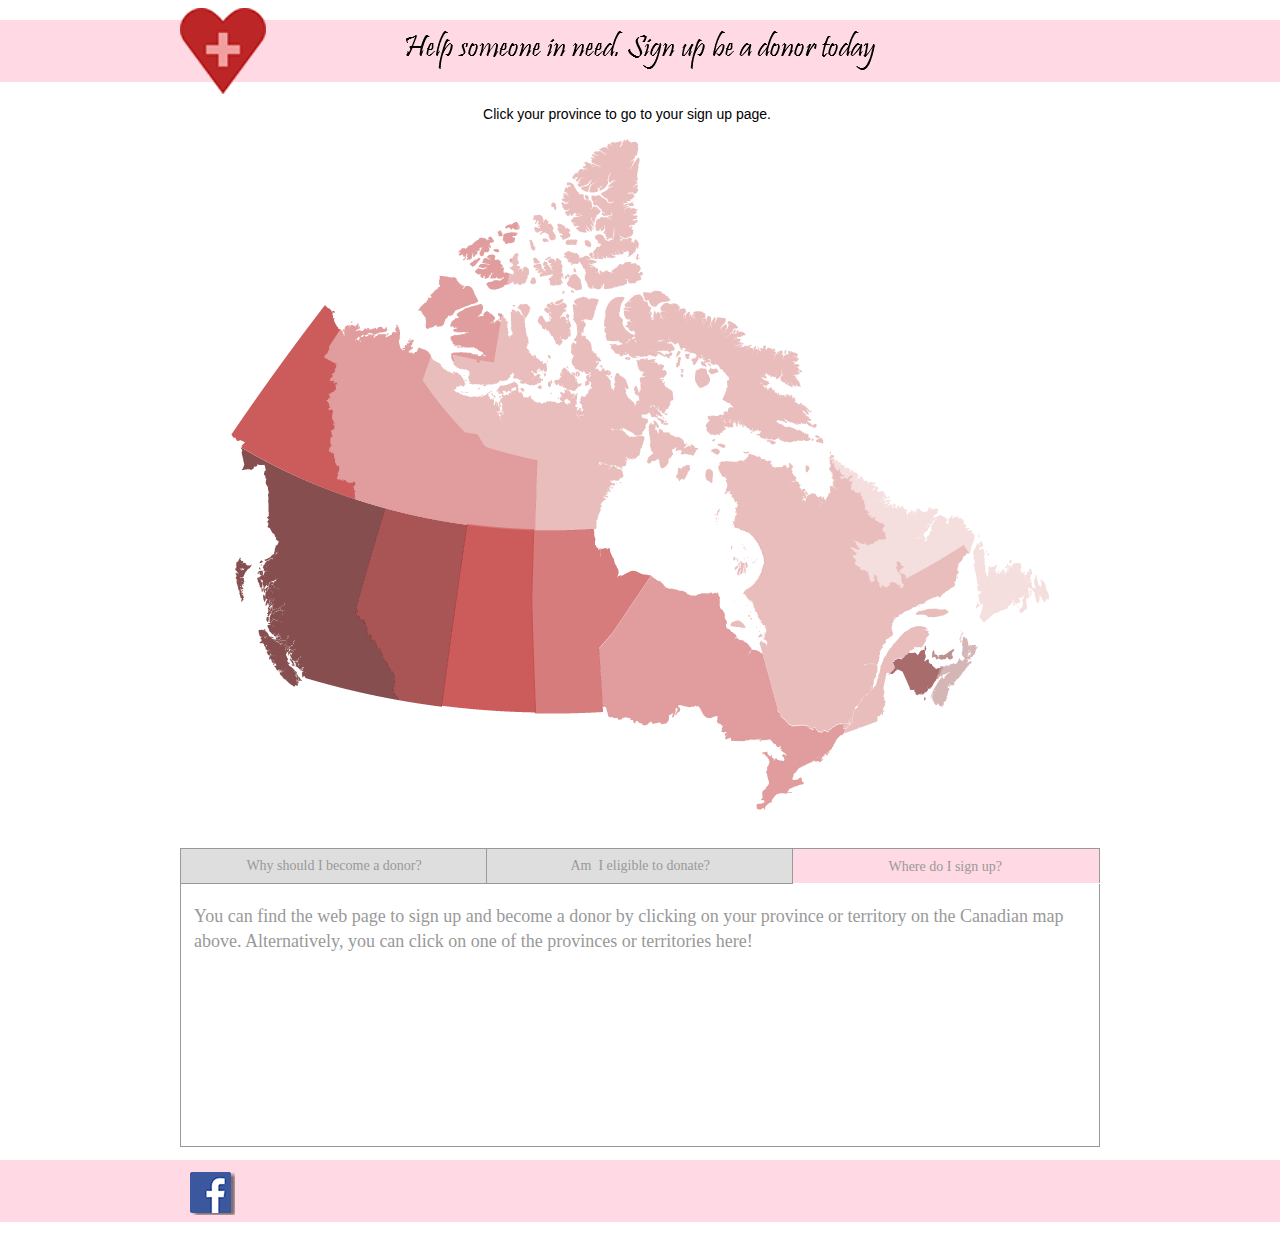
<file: index.html>
<!DOCTYPE html>
<html class="nojs html css_verticalspacer" lang="en-US">
 <head>

  <meta http-equiv="Content-type" content="text/html;charset=UTF-8"/>
  <meta name="generator" content="2017.0.2.363"/>
  <meta name="viewport" content="width=device-width, initial-scale=1.0"/>
  
  <script type="text/javascript">
   // Update the 'nojs'/'js' class on the html node
document.documentElement.className = document.documentElement.className.replace(/\bnojs\b/g, 'js');

// Check that all required assets are uploaded and up-to-date
if(typeof Muse == "undefined") window.Muse = {}; window.Muse.assets = {"required":["museutils.js", "museconfig.js", "jquery.watch.js", "webpro.js", "musewpdisclosure.js", "require.js", "index.css"], "outOfDate":[]};
</script>
  
  <title>Home</title>
  <!-- CSS -->
  <link rel="stylesheet" type="text/css" href="css/site_global.css?crc=443350757"/>
  <link rel="stylesheet" type="text/css" href="css/master_a-master.css?crc=466083938"/>
  <link rel="stylesheet" type="text/css" href="css/index.css?crc=4280538363" id="pagesheet"/>
   </head>
 <body>

  <div class="clearfix borderbox" id="page"><!-- column -->
   <div class="browser_width colelem" id="u171-bw">
    <div id="u171"><!-- group -->
     <div class="clearfix" id="u171_align_to_page">
      <div class="clip_frame grpelem" id="u334"><!-- image -->
       <img class="block" id="u334_img" src="images/organlogoweb.png?crc=3974087199" alt="" data-image-width="86" data-image-height="86"/>
      </div>
      <img class="grpelem" id="u172-4" alt="Help someone in need. Sign up be a donor today" src="images/u172-4.png?crc=461397468" data-image-width="484"/><!-- rasterized frame -->
     </div>
    </div>
   </div>
   <div class="clearfix colelem" id="u581-4"><!-- content -->
    <p>Click your province to go to your sign up page.</p>
   </div>
   <div class="clearfix colelem" id="pu1032"><!-- group -->
    <a class="nonblock nontext transition clip_frame grpelem" id="u1032" href="http://www.gov.nu.ca/health"><!-- image --><img class="block" id="u1032_img" src="images/nunavut.png?crc=50797148" alt="" data-image-width="413" data-image-height="502"/></a>
    <a class="nonblock nontext transition clip_frame grpelem" id="u894" href="https://beadonor.ca/"><!-- image --><img class="block" id="u894_img" src="images/ontario.png?crc=136618494" alt="" data-image-width="248" data-image-height="234"/></a>
    <a class="nonblock nontext transition clip_frame grpelem" id="u908" href="http://www.transplantquebec.ca/en/organ-donation"><!-- image --><img class="block" id="u908_img" src="images/quebec.png?crc=475794300" alt="" data-image-width="252" data-image-height="281"/></a>
    <a class="nonblock nontext transition clip_frame grpelem" id="u915" href="https://www.saskatchewan.ca/residents/health/accessing-health-care-services/organ-and-tissue-transplants-and-donations"><!-- image --><img class="block" id="u915_img" src="images/saskatchewan.png?crc=3998094285" alt="" data-image-width="96" data-image-height="190"/></a>
    <a class="nonblock nontext transition clip_frame grpelem" id="u922" href="http://www.hss.gov.yk.ca/organdonation.php"><!-- image --><img class="block" id="u922_img" src="images/yukon.png?crc=178226081" alt="" data-image-width="125" data-image-height="195"/></a>
    <a class="nonblock nontext transition clip_frame grpelem" id="u929" href="http://www.albertahealthservices.ca/info/service.aspx?id=2044"><!-- image --><img class="block" id="u929_img" src="images/alberta.png?crc=4061503989" alt="" data-image-width="113" data-image-height="199"/></a>
    <a class="nonblock nontext transition clip_frame grpelem" id="u936" href="http://www.transplant.bc.ca/"><!-- image --><img class="block" id="u936_img" src="images/bc.png?crc=299712453" alt="" data-image-width="164" data-image-height="253"/></a>
    <a class="nonblock nontext transition clip_frame grpelem" id="u950" href="http://www.transplantmanitoba.ca/"><!-- image --><img class="block" id="u950_img" src="images/manitoba.png?crc=4229114322" alt="" data-image-width="120" data-image-height="186"/></a>
    <a class="nonblock nontext transition clip_frame grpelem" id="u957" href="http://www2.gnb.ca/content/gnb/en/departments/health/Hospital-Services/content/organ_donation.html"><!-- image --><img class="block" id="u957_img" src="images/new%20brunswick.png?crc=4070031608" alt="" data-image-width="54" data-image-height="56"/></a>
    <a class="nonblock nontext transition clip_frame grpelem" id="u964" href="http://www.easternhealth.ca/Give.aspx?d=1&amp;id=323&amp;p=53"><!-- image --><img class="block" id="u964_img" src="images/newfoundland%20and%20labrador.png?crc=418159591" alt="" data-image-width="219" data-image-height="167"/></a>
    <a class="nonblock nontext transition clip_frame grpelem" id="u1042" href="http://www.hss.gov.nt.ca/sites/www.hss.gov.nt.ca/files/talk-organ-donation.pdf"><!-- image --><img class="block" id="u1042_img" src="images/northwest%20territories.png?crc=530973919" alt="" data-image-width="214" data-image-height="309"/></a>
    <a class="nonblock nontext transition clip_frame grpelem" id="u880" href="http://www.legacyoflife.ns.ca/"><!-- image --><img class="block" id="u880_img" src="images/nova%20scotia.png?crc=58209973" alt="" data-image-width="48" data-image-height="76"/></a>
    <a class="nonblock nontext transition clip_frame grpelem" id="u901" href="https://www.princeedwardisland.ca/en/information/health-pei/organ-and-tissue-donation"><!-- image --><img class="block" id="u901_img" src="images/pei.png?crc=38096501" alt="" data-image-width="23" data-image-height="11"/></a>
   </div>
   <div class="TabbedPanelsWidget clearfix colelem" id="tab-panelu1072"><!-- vertical box -->
    <div class="TabbedPanelsTabGroup borderbox clearfix colelem" id="u1073"><!-- horizontal box -->
     <div class="TabbedPanelsTab borderbox clearfix grpelem" id="u1082"><!-- horizontal box -->
      <div class="NoWrap borderbox clearfix grpelem" id="u1083-4"><!-- content -->
       <p>Why should I become a donor?</p>
      </div>
     </div>
     <div class="TabbedPanelsTab borderbox clearfix grpelem" id="u1074"><!-- horizontal box -->
      <div class="NoWrap borderbox clearfix grpelem" id="u1077-4"><!-- content -->
       <p>Am&nbsp; I eligible to donate?</p>
      </div>
     </div>
     <div class="TabbedPanelsTab borderbox clearfix grpelem" id="u1078"><!-- horizontal box -->
      <div class="NoWrap borderbox clearfix grpelem" id="u1080-4"><!-- content -->
       <p>Where do I sign up?</p>
      </div>
     </div>
    </div>
    <div class="TabbedPanelsContentGroup borderbox clearfix colelem" id="u1086"><!-- stack box -->
     <div class="TabbedPanelsContent invi borderbox clearfix grpelem" id="u1095"><!-- group -->
      <div class="clearfix grpelem" id="u1165-4"><!-- content -->
       <p>By becoming a donor, you have the potential to save up to eight lives! Many people, not just those in Canada, are waiting on some type of organ transplant. Some have been waiting a couple of weeks or even months. About 22 people die everyday waiting on an organ transplant in the US.</p>
      </div>
     </div>
     <div class="TabbedPanelsContent invi borderbox clearfix grpelem" id="u1091"><!-- group -->
      <div class="clearfix grpelem" id="u1092-7"><!-- content -->
       <p>Anyone can be considered as a potential donor. Age is not as important than the health of your organs and tissues. It is also possible to donate organs while you're still alive. In special cases, living donors can donate a kidney, part of the liver, and a lobe of the lung.</p>
       <p>&nbsp;</p>
       <p>In order to be come a potential donor, you must be in good health and be the age of consent. The age of consent is different for every province and territory so make sure you find out the consent age for where you live! Alternatively, you can find that information here!</p>
      </div>
     </div>
     <div class="TabbedPanelsContent borderbox clearfix grpelem" id="u1087"><!-- group -->
      <div class="clearfix grpelem" id="u1168-6"><!-- content -->
       <p id="u1168-2">You can find the web page to sign up and become a donor by clicking on your province or territory on the Canadian map above. Alternatively, you can click on one of the provinces or territories here!</p>
       <p id="u1168-3">&nbsp;</p>
       <p id="u1168-4">&nbsp;</p>
      </div>
     </div>
    </div>
   </div>
   <div class="browser_width colelem" id="u1171-bw">
    <div id="u1171"><!-- group -->
     <div class="clearfix" id="u1171_align_to_page">
      <a class="nonblock nontext grpelem" id="u1174" href="https://www.facebook.com/BAODCan/?ref=aymt_homepage_panel"><!-- rasterized frame --><img id="u1174_img" alt="" src="images/fb-f-logo__blue_1024-u1174.png?crc=3924515942" data-image-width="45"/></a>
     </div>
    </div>
   </div>
   <div class="verticalspacer" data-offset-top="0" data-content-above-spacer="1221" data-content-below-spacer="20"></div>
  </div>
  <!-- Other scripts -->
  <script type="text/javascript">
   window.Muse.assets.check=function(d){if(!window.Muse.assets.checked){window.Muse.assets.checked=!0;var b={},c=function(a,b){if(window.getComputedStyle){var c=window.getComputedStyle(a,null);return c&&c.getPropertyValue(b)||c&&c[b]||""}if(document.documentElement.currentStyle)return(c=a.currentStyle)&&c[b]||a.style&&a.style[b]||"";return""},a=function(a){if(a.match(/^rgb/))return a=a.replace(/\s+/g,"").match(/([\d\,]+)/gi)[0].split(","),(parseInt(a[0])<<16)+(parseInt(a[1])<<8)+parseInt(a[2]);if(a.match(/^\#/))return parseInt(a.substr(1),
16);return 0},g=function(g){for(var f=document.getElementsByTagName("link"),h=0;h<f.length;h++)if("text/css"==f[h].type){var i=(f[h].href||"").match(/\/?css\/([\w\-]+\.css)\?crc=(\d+)/);if(!i||!i[1]||!i[2])break;b[i[1]]=i[2]}f=document.createElement("div");f.className="version";f.style.cssText="display:none; width:1px; height:1px;";document.getElementsByTagName("body")[0].appendChild(f);for(h=0;h<Muse.assets.required.length;){var i=Muse.assets.required[h],l=i.match(/([\w\-\.]+)\.(\w+)$/),k=l&&l[1]?
l[1]:null,l=l&&l[2]?l[2]:null;switch(l.toLowerCase()){case "css":k=k.replace(/\W/gi,"_").replace(/^([^a-z])/gi,"_$1");f.className+=" "+k;k=a(c(f,"color"));l=a(c(f,"backgroundColor"));k!=0||l!=0?(Muse.assets.required.splice(h,1),"undefined"!=typeof b[i]&&(k!=b[i]>>>24||l!=(b[i]&16777215))&&Muse.assets.outOfDate.push(i)):h++;f.className="version";break;case "js":h++;break;default:throw Error("Unsupported file type: "+l);}}d?d().jquery!="1.8.3"&&Muse.assets.outOfDate.push("jquery-1.8.3.min.js"):Muse.assets.required.push("jquery-1.8.3.min.js");
f.parentNode.removeChild(f);if(Muse.assets.outOfDate.length||Muse.assets.required.length)f="Some files on the server may be missing or incorrect. Clear browser cache and try again. If the problem persists please contact website author.",g&&Muse.assets.outOfDate.length&&(f+="\nOut of date: "+Muse.assets.outOfDate.join(",")),g&&Muse.assets.required.length&&(f+="\nMissing: "+Muse.assets.required.join(",")),alert(f)};location&&location.search&&location.search.match&&location.search.match(/muse_debug/gi)?setTimeout(function(){g(!0)},5E3):g()}};
var muse_init=function(){require.config({baseUrl:""});require(["jquery","museutils","whatinput","jquery.watch","webpro","musewpdisclosure"],function(d){var $ = d;$(document).ready(function(){try{
window.Muse.assets.check($);/* body */
Muse.Utils.transformMarkupToFixBrowserProblemsPreInit();/* body */
Muse.Utils.prepHyperlinks(true);/* body */
Muse.Utils.resizeHeight('.browser_width');/* resize height */
Muse.Utils.requestAnimationFrame(function() { $('body').addClass('initialized'); });/* mark body as initialized */
Muse.Utils.fullPage('#page');/* 100% height page */
Muse.Utils.initWidget('#tab-panelu1072', ['#bp_infinity'], function(elem) { return new WebPro.Widget.TabbedPanels(elem, {event:'click',defaultIndex:2}); });/* #tab-panelu1072 */
Muse.Utils.showWidgetsWhenReady();/* body */
Muse.Utils.transformMarkupToFixBrowserProblems();/* body */
}catch(b){if(b&&"function"==typeof b.notify?b.notify():Muse.Assert.fail("Error calling selector function: "+b),false)throw b;}})})};

</script>
  <!-- RequireJS script -->
  <script src="scripts/require.js?crc=4234670167" type="text/javascript" async data-main="scripts/museconfig.js?crc=4152223963" onload="if (requirejs) requirejs.onError = function(requireType, requireModule) { if (requireType && requireType.toString && requireType.toString().indexOf && 0 <= requireType.toString().indexOf('#scripterror')) window.Muse.assets.check(); }" onerror="window.Muse.assets.check();"></script>
   </body>
</html>
</file>
<file: css/site_global.css>
html{min-height:100%;min-width:100%;-ms-text-size-adjust:none;}body,div,dl,dt,dd,ul,ol,li,nav,h1,h2,h3,h4,h5,h6,pre,code,form,fieldset,legend,input,button,textarea,p,blockquote,th,td,a{margin:0px;padding:0px;border-width:0px;border-style:solid;border-color:transparent;-webkit-transform-origin:left top;-ms-transform-origin:left top;-o-transform-origin:left top;transform-origin:left top;background-repeat:no-repeat;}button.submit-btn{-moz-box-sizing:content-box;-webkit-box-sizing:content-box;box-sizing:content-box;}.transition{-webkit-transition-property:background-image,background-position,background-color,border-color,border-radius,color,font-size,font-style,font-weight,letter-spacing,line-height,text-align,box-shadow,text-shadow,opacity;transition-property:background-image,background-position,background-color,border-color,border-radius,color,font-size,font-style,font-weight,letter-spacing,line-height,text-align,box-shadow,text-shadow,opacity;}.transition *{-webkit-transition:inherit;transition:inherit;}table{border-collapse:collapse;border-spacing:0px;}fieldset,img{border:0px;border-style:solid;-webkit-transform-origin:left top;-ms-transform-origin:left top;-o-transform-origin:left top;transform-origin:left top;}address,caption,cite,code,dfn,em,strong,th,var,optgroup{font-style:inherit;font-weight:inherit;}del,ins{text-decoration:none;}li{list-style:none;}caption,th{text-align:left;}h1,h2,h3,h4,h5,h6{font-size:100%;font-weight:inherit;}input,button,textarea,select,optgroup,option{font-family:inherit;font-size:inherit;font-style:inherit;font-weight:inherit;}.form-grp input,.form-grp textarea{-webkit-appearance:none;-webkit-border-radius:0;}body{font-family:Arial, Helvetica Neue, Helvetica, sans-serif;text-align:left;font-size:14px;line-height:17px;word-wrap:break-word;text-rendering:optimizeLegibility;-moz-font-feature-settings:'liga';-ms-font-feature-settings:'liga';-webkit-font-feature-settings:'liga';font-feature-settings:'liga';}a:link{color:#0000FF;text-decoration:underline;}a:visited{color:#800080;text-decoration:underline;}a:hover{color:#0000FF;text-decoration:underline;}a:active{color:#EE0000;text-decoration:underline;}a.nontext{color:black;text-decoration:none;font-style:normal;font-weight:normal;}.normal_text{color:#000000;direction:ltr;font-family:Arial, Helvetica Neue, Helvetica, sans-serif;font-size:14px;font-style:normal;font-weight:normal;letter-spacing:0px;line-height:17px;text-align:left;text-decoration:none;text-indent:0px;text-transform:none;vertical-align:0px;padding:0px;}.list0 li:before{position:absolute;right:100%;letter-spacing:0px;text-decoration:none;font-weight:normal;font-style:normal;}.rtl-list li:before{right:auto;left:100%;}.nls-None > li:before,.nls-None .list3 > li:before,.nls-None .list6 > li:before{margin-right:6px;content:'•';}.nls-None .list1 > li:before,.nls-None .list4 > li:before,.nls-None .list7 > li:before{margin-right:6px;content:'○';}.nls-None,.nls-None .list1,.nls-None .list2,.nls-None .list3,.nls-None .list4,.nls-None .list5,.nls-None .list6,.nls-None .list7,.nls-None .list8{padding-left:34px;}.nls-None.rtl-list,.nls-None .list1.rtl-list,.nls-None .list2.rtl-list,.nls-None .list3.rtl-list,.nls-None .list4.rtl-list,.nls-None .list5.rtl-list,.nls-None .list6.rtl-list,.nls-None .list7.rtl-list,.nls-None .list8.rtl-list{padding-left:0px;padding-right:34px;}.nls-None .list2 > li:before,.nls-None .list5 > li:before,.nls-None .list8 > li:before{margin-right:6px;content:'-';}.nls-None.rtl-list > li:before,.nls-None .list1.rtl-list > li:before,.nls-None .list2.rtl-list > li:before,.nls-None .list3.rtl-list > li:before,.nls-None .list4.rtl-list > li:before,.nls-None .list5.rtl-list > li:before,.nls-None .list6.rtl-list > li:before,.nls-None .list7.rtl-list > li:before,.nls-None .list8.rtl-list > li:before{margin-right:0px;margin-left:6px;}.TabbedPanelsTab{white-space:nowrap;}.MenuBar .MenuBarView,.MenuBar .SubMenuView{display:block;list-style:none;}.MenuBar .SubMenu{display:none;position:absolute;}.NoWrap{white-space:nowrap;word-wrap:normal;}.rootelem{margin-left:auto;margin-right:auto;}.colelem{display:inline;float:left;clear:both;}.clearfix:after{content:"\0020";visibility:hidden;display:block;height:0px;clear:both;}*:first-child+html .clearfix{zoom:1;}.clip_frame{overflow:hidden;}.popup_anchor{position:relative;width:0px;height:0px;}.popup_element{z-index:100000;}.svg{display:block;vertical-align:top;}span.wrap{content:'';clear:left;display:block;}span.actAsInlineDiv{display:inline-block;}.position_content,.excludeFromNormalFlow{float:left;}.preload_images{position:absolute;overflow:hidden;left:-9999px;top:-9999px;height:1px;width:1px;}.preload{height:1px;width:1px;}.animateStates{-webkit-transition:0.3s ease-in-out;-moz-transition:0.3s ease-in-out;-o-transition:0.3s ease-in-out;transition:0.3s ease-in-out;}[data-whatinput="mouse"] *:focus,[data-whatinput="touch"] *:focus,input:focus,textarea:focus{outline:none;}textarea{resize:none;overflow:auto;}.fld-prompt{pointer-events:none;}.wrapped-input{position:absolute;top:0px;left:0px;background:transparent;border:none;}.submit-btn{z-index:50000;cursor:pointer;}.anchor_item{width:22px;height:18px;}.MenuBar .SubMenuVisible,.MenuBarVertical .SubMenuVisible,.MenuBar .SubMenu .SubMenuVisible,.popup_element.Active,span.actAsPara,.actAsDiv,a.nonblock.nontext,img.block{display:block;}.widget_invisible,.js .invi,.js .mse_pre_init{visibility:hidden;}.ose_ei{visibility:hidden;z-index:0;}.no_vert_scroll{overflow-y:hidden;}.always_vert_scroll{overflow-y:scroll;}.always_horz_scroll{overflow-x:scroll;}.fullscreen{overflow:hidden;left:0px;top:0px;position:fixed;height:100%;width:100%;-moz-box-sizing:border-box;-webkit-box-sizing:border-box;-ms-box-sizing:border-box;box-sizing:border-box;}.fullwidth{position:absolute;}.borderbox{-moz-box-sizing:border-box;-webkit-box-sizing:border-box;-ms-box-sizing:border-box;box-sizing:border-box;}.scroll_wrapper{position:absolute;overflow:auto;left:0px;right:0px;top:0px;bottom:0px;padding-top:0px;padding-bottom:0px;margin-top:0px;margin-bottom:0px;}.browser_width > *{position:absolute;left:0px;right:0px;}.grpelem,.accordion_wrapper{display:inline;float:left;}.fld-checkbox input[type=checkbox],.fld-radiobutton input[type=radio]{position:absolute;overflow:hidden;clip:rect(0px, 0px, 0px, 0px);height:1px;width:1px;margin:-1px;padding:0px;border:0px;}.fld-checkbox input[type=checkbox] + label,.fld-radiobutton input[type=radio] + label{display:inline-block;background-repeat:no-repeat;cursor:pointer;float:left;width:100%;height:100%;}.pointer_cursor,.fld-recaptcha-mode,.fld-recaptcha-refresh,.fld-recaptcha-help{cursor:pointer;}p,h1,h2,h3,h4,h5,h6,ol,ul,span.actAsPara{max-height:1000000px;}.superscript{vertical-align:super;font-size:66%;line-height:0px;}.subscript{vertical-align:sub;font-size:66%;line-height:0px;}.horizontalSlideShow{-ms-touch-action:pan-y;touch-action:pan-y;}.verticalSlideShow{-ms-touch-action:pan-x;touch-action:pan-x;}.colelem100,.verticalspacer{clear:both;}.list0 li,.MenuBar .MenuItemContainer,.SlideShowContentPanel .fullscreen img,.css_verticalspacer .verticalspacer{position:relative;}.popup_element.Inactive,.js .disn,.js .an_invi,.hidden,.breakpoint{display:none;}#muse_css_mq{position:absolute;display:none;background-color:#FFFFFE;}.fluid_height_spacer{width:0.01px;}.muse_check_css{display:none;position:fixed;}@media screen and (-webkit-min-device-pixel-ratio:0){body{text-rendering:auto;}}
</file>
<file: css/master_a-master.css>
#u581-4{background-color:transparent;text-align:center;}#u1032{-webkit-transition-duration:0s;-webkit-transition-delay:0s;transition-duration:0s;transition-delay:0s;background-image:url("../images/blank.gif?crc=4208392903");background-color:transparent;opacity:0.75;-ms-filter:"progid:DXImageTransform.Microsoft.Alpha(Opacity=75)";filter:alpha(opacity=75);}#u894{-webkit-transition-duration:1s;-webkit-transition-delay:0s;-webkit-transition-timing-function:ease;transition-duration:1s;transition-delay:0s;transition-timing-function:ease;background-image:url("../images/blank.gif?crc=4208392903");background-color:transparent;opacity:0.75;-ms-filter:"progid:DXImageTransform.Microsoft.Alpha(Opacity=75)";filter:alpha(opacity=75);}#u908{-webkit-transition-duration:1s;-webkit-transition-delay:0s;-webkit-transition-timing-function:ease;transition-duration:1s;transition-delay:0s;transition-timing-function:ease;background-image:url("../images/blank.gif?crc=4208392903");background-color:transparent;opacity:0.75;-ms-filter:"progid:DXImageTransform.Microsoft.Alpha(Opacity=75)";filter:alpha(opacity=75);}#u915{-webkit-transition-duration:1s;-webkit-transition-delay:0s;-webkit-transition-timing-function:ease;transition-duration:1s;transition-delay:0s;transition-timing-function:ease;background-image:url("../images/blank.gif?crc=4208392903");background-color:transparent;opacity:0.75;-ms-filter:"progid:DXImageTransform.Microsoft.Alpha(Opacity=75)";filter:alpha(opacity=75);}#u922{-webkit-transition-duration:1s;-webkit-transition-delay:0s;-webkit-transition-timing-function:ease;transition-duration:1s;transition-delay:0s;transition-timing-function:ease;background-image:url("../images/blank.gif?crc=4208392903");background-color:transparent;opacity:0.75;-ms-filter:"progid:DXImageTransform.Microsoft.Alpha(Opacity=75)";filter:alpha(opacity=75);}#u929{-webkit-transition-duration:1s;-webkit-transition-delay:0s;-webkit-transition-timing-function:ease;transition-duration:1s;transition-delay:0s;transition-timing-function:ease;background-image:url("../images/blank.gif?crc=4208392903");background-color:transparent;opacity:0.75;-ms-filter:"progid:DXImageTransform.Microsoft.Alpha(Opacity=75)";filter:alpha(opacity=75);}#u936{-webkit-transition-duration:1s;-webkit-transition-delay:0s;-webkit-transition-timing-function:ease;transition-duration:1s;transition-delay:0s;transition-timing-function:ease;background-image:url("../images/blank.gif?crc=4208392903");background-color:transparent;opacity:0.75;-ms-filter:"progid:DXImageTransform.Microsoft.Alpha(Opacity=75)";filter:alpha(opacity=75);}#u950{-webkit-transition-duration:1s;-webkit-transition-delay:0s;-webkit-transition-timing-function:ease;transition-duration:1s;transition-delay:0s;transition-timing-function:ease;background-image:url("../images/blank.gif?crc=4208392903");background-color:transparent;opacity:0.75;-ms-filter:"progid:DXImageTransform.Microsoft.Alpha(Opacity=75)";filter:alpha(opacity=75);}#u957{-webkit-transition-duration:1s;-webkit-transition-delay:0s;-webkit-transition-timing-function:ease;transition-duration:1s;transition-delay:0s;transition-timing-function:ease;background-image:url("../images/blank.gif?crc=4208392903");background-color:transparent;opacity:0.75;-ms-filter:"progid:DXImageTransform.Microsoft.Alpha(Opacity=75)";filter:alpha(opacity=75);}#u964{-webkit-transition-duration:1s;-webkit-transition-delay:0s;-webkit-transition-timing-function:ease;transition-duration:1s;transition-delay:0s;transition-timing-function:ease;background-image:url("../images/blank.gif?crc=4208392903");background-color:transparent;opacity:0.75;-ms-filter:"progid:DXImageTransform.Microsoft.Alpha(Opacity=75)";filter:alpha(opacity=75);}#u1042{-webkit-transition-duration:1s;-webkit-transition-delay:0s;-webkit-transition-timing-function:ease;transition-duration:1s;transition-delay:0s;transition-timing-function:ease;background-image:url("../images/blank.gif?crc=4208392903");background-color:transparent;opacity:0.75;-ms-filter:"progid:DXImageTransform.Microsoft.Alpha(Opacity=75)";filter:alpha(opacity=75);}#u880{-webkit-transition-duration:1s;-webkit-transition-delay:0s;-webkit-transition-timing-function:ease;transition-duration:1s;transition-delay:0s;transition-timing-function:ease;background-image:url("../images/blank.gif?crc=4208392903");background-color:transparent;opacity:0.75;-ms-filter:"progid:DXImageTransform.Microsoft.Alpha(Opacity=75)";filter:alpha(opacity=75);}#u901{-webkit-transition-duration:1s;-webkit-transition-delay:0s;-webkit-transition-timing-function:ease;transition-duration:1s;transition-delay:0s;transition-timing-function:ease;background-image:url("../images/blank.gif?crc=4208392903");background-color:transparent;opacity:0.75;-ms-filter:"progid:DXImageTransform.Microsoft.Alpha(Opacity=75)";filter:alpha(opacity=75);}#u1032:hover,#u894:hover,#u908:hover,#u915:hover,#u922:hover,#u929:hover,#u936:hover,#u950:hover,#u957:hover,#u964:hover,#u1042:hover,#u880:hover,#u901:hover{-webkit-transition-duration:0.5s;-webkit-transition-delay:0s;-webkit-transition-timing-function:ease-in-out;transition-duration:0.5s;transition-delay:0s;transition-timing-function:ease-in-out;opacity:1;-ms-filter:"progid:DXImageTransform.Microsoft.Alpha(Opacity=100)";filter:alpha(opacity=100);}#tab-panelu1072,#u1073{border-width:0px;border-color:transparent;background-color:transparent;}#u1082{border-style:solid;border-color:#999999;background-color:#DEDEDE;border-width:1px 0px 1px 1px;}#u1082:hover{border-style:solid;background-color:#FFFFFF;border-width:1px 0px 1px 1px;}#u1083-4{border-color:#999999;background-color:transparent;line-height:20px;color:#999999;text-align:center;font-family:Georgia, Palatino, Palatino Linotype, Times, Times New Roman, serif;}#u1082:hover #u1083-4{border-color:#999999;}#u1074{border-style:solid;border-color:#999999;background-color:#DEDEDE;border-width:1px 0px 1px 1px;}#u1074:hover{border-style:solid;background-color:#FFFFFF;border-width:1px 0px 1px 1px;}#u1082.TabbedPanelsTabSelected,#u1074.TabbedPanelsTabSelected{border-style:solid;background-color:#FFDAE4;border-width:1px 0px 0px 1px;}#u1077-4{border-color:#999999;background-color:transparent;line-height:20px;color:#999999;text-align:center;font-family:Georgia, Palatino, Palatino Linotype, Times, Times New Roman, serif;}#u1074:hover #u1077-4{border-color:#999999;}#u1078{border-style:solid;border-width:1px;border-color:#999999;background-color:#DEDEDE;}#u1078:hover{border-style:solid;border-width:1px;background-color:#FFFFFF;}#u1078.TabbedPanelsTabSelected{border-style:solid;background-color:#FFDAE4;border-width:1px 1px 0px;}#u1080-4{border-color:#999999;background-color:transparent;line-height:20px;color:#999999;text-align:center;font-family:Georgia, Palatino, Palatino Linotype, Times, Times New Roman, serif;}#u1078:hover #u1080-4{border-color:#999999;}#u1082.TabbedPanelsTabSelected #u1083-4,#u1074.TabbedPanelsTabSelected #u1077-4,#u1078.TabbedPanelsTabSelected #u1080-4{border-width:0px;border-color:transparent;}#u334,#u1086{background-color:transparent;}#u1165-4,#u1092-7{border-width:0px;border-color:transparent;background-color:transparent;line-height:25px;color:#999999;font-size:18px;font-family:Georgia, Palatino, Palatino Linotype, Times, Times New Roman, serif;}#u1095,#u1091,#u1087{border-style:solid;border-color:#999999;background-color:#FFFFFF;border-width:0px 1px 1px;}#u1168-6{border-width:0px;border-color:transparent;background-color:transparent;color:#999999;font-family:Georgia, Palatino, Palatino Linotype, Times, Times New Roman, serif;}#u1168-2,#u1168-3{font-size:18px;line-height:25px;}#u1168-4{line-height:20px;}.TabbedPanelsTab{cursor:pointer;}#u171,#u1171{background-color:#FFDAE4;}#u171_align_to_page,#u1171_align_to_page{max-width:960px;}#u172-4,#u1174_img{display:block;vertical-align:top;}
</file>
<file: css/index.css>
.version.index{color:#0000FF;background-color:#23D4FB;}#page{z-index:1;min-height:1200.9999999999998px;background-image:none;border-width:0px;border-color:#000000;background-color:transparent;padding-top:20px;padding-bottom:20.000000000000227px;width:100%;max-width:960px;margin-left:auto;margin-right:auto;}#u334{z-index:10;margin-bottom:-12px;position:relative;margin-right:-10000px;margin-top:-12px;width:8.96%;left:2.09%;}#u172-4{z-index:6;position:relative;margin-right:-10000px;margin-top:11px;width:50.42%;left:24.8%;}.js body{visibility:hidden;}.js body.initialized{visibility:visible;}#u171,#u171-bw{z-index:4;min-height:62px;}#u581-4{z-index:12;min-height:21px;margin-top:24px;position:relative;width:34.8%;margin-left:31.25%;}#pu1032{z-index:2;margin-top:12px;width:100%;}#u1032{z-index:2;position:relative;margin-right:-10000px;width:43.03%;left:27.3%;}#u1032:hover{min-height:0px;width:43.03%;margin:0px -10000px 0px 0%;}#u894{z-index:16;position:relative;margin-right:-10000px;margin-top:437px;width:25.84%;left:45.63%;}#u894:hover{min-height:0px;width:25.84%;margin:437px -10000px 0px 0%;}#u908{z-index:18;position:relative;margin-right:-10000px;margin-top:314px;width:26.25%;left:58.13%;}#u908:hover{min-height:0px;width:26.25%;margin:314px -10000px 0px 0%;}#u915{z-index:20;position:relative;margin-right:-10000px;margin-top:384px;width:10%;left:29.28%;}#u915:hover{min-height:0px;width:10%;margin:384px -10000px 0px 0%;}#u922{z-index:22;position:relative;margin-right:-10000px;margin-top:166px;width:13.03%;left:7.4%;}#u922:hover{min-height:0px;width:13.03%;margin:166px -10000px 0px 0%;}#u929{z-index:24;position:relative;margin-right:-10000px;margin-top:369px;width:11.78%;left:20.32%;}#u929:hover{min-height:0px;width:11.78%;margin:369px -10000px 0px 0%;}#u936{z-index:26;position:relative;margin-right:-10000px;margin-top:308px;width:17.09%;left:7.82%;}#u936:hover{min-height:0px;width:17.09%;margin:308px -10000px 0px 0%;}#u950{z-index:28;position:relative;margin-right:-10000px;margin-top:389px;width:12.5%;left:38.65%;}#u950:hover{min-height:0px;width:12.5%;margin:389px -10000px 0px 0%;}#u957{z-index:30;position:relative;margin-right:-10000px;margin-top:506px;width:5.63%;left:76.05%;}#u957:hover{min-height:0px;width:5.63%;margin:506px -10000px 0px 0%;}#u964{z-index:32;position:relative;margin-right:-10000px;margin-top:316px;width:22.82%;left:69.8%;}#u964:hover{min-height:0px;width:22.82%;margin:316px -10000px 0px 0%;}#u1042{z-index:34;position:relative;margin-right:-10000px;margin-top:83px;width:22.3%;left:17.09%;}#u1042:hover{min-height:0px;width:22.3%;margin:83px -10000px 0px 0%;}#u880{z-index:76;position:relative;margin-right:-10000px;margin-top:493px;width:5%;left:80.21%;}#u880:hover{min-height:0px;width:5%;margin:493px -10000px 0px 0%;}#u901{z-index:78;position:relative;margin-right:-10000px;margin-top:510px;width:2.4%;left:80.42%;}#u901:hover{min-height:0px;width:2.4%;margin:510px -10000px 0px 0%;}#tab-panelu1072{z-index:36;margin-top:38px;position:relative;width:95.84%;margin-left:2.09%;}#u1073{z-index:37;position:relative;width:100%;}#u1082{z-index:38;min-height:20px;padding-bottom:14px;position:relative;margin-right:-10000px;width:33.37%;}#u1082:hover{min-height:20px;width:33.37%;margin:0px -10000px 0px 0%;}#u1083-4{z-index:39;min-height:20px;position:relative;margin-right:-10000px;top:7px;width:99.35%;left:0.33%;}#u1082:hover #u1083-4{padding-top:0px;padding-bottom:0px;min-height:20px;width:99.35%;margin:0px -10000px 0px 0%;}#u1074{z-index:43;min-height:20px;padding-bottom:14px;position:relative;margin-right:-10000px;width:33.37%;left:33.27%;}#u1082.TabbedPanelsTabSelected,#u1074:hover{min-height:20px;width:33.37%;margin:0px -10000px 0px 0%;}#u1074.TabbedPanelsTabSelected{min-height:20px;width:33.37%;margin:0px -10000px 0px 0%;}#u1077-4{z-index:44;min-height:20px;position:relative;margin-right:-10000px;top:7px;width:99.35%;left:0.33%;}#u1082.TabbedPanelsTabSelected #u1083-4,#u1074:hover #u1077-4{padding-top:0px;padding-bottom:0px;min-height:20px;width:99.35%;margin:0px -10000px 0px 0%;}#u1074.TabbedPanelsTabSelected #u1077-4{padding-top:0px;padding-bottom:0px;min-height:20px;width:99.35%;margin:0px -10000px 0px 0%;}#u1078{z-index:48;min-height:20px;padding-bottom:14px;position:relative;margin-right:-10000px;width:33.48%;left:66.53%;}#u1078:hover{min-height:20px;width:33.48%;margin:0px -10000px 0px 0%;}#u1078.TabbedPanelsTabSelected{min-height:20px;width:33.48%;margin:0px -10000px 0px 0%;}#u1080-4{z-index:49;min-height:20px;position:relative;margin-right:-10000px;top:8px;width:98.71%;left:0.33%;}#u1078:hover #u1080-4{padding-top:0px;padding-bottom:0px;min-height:20px;width:98.71%;margin:0px -10000px 0px 0%;}#u1078.TabbedPanelsTabSelected #u1080-4{padding-top:0px;padding-bottom:0px;min-height:20px;width:98.71%;margin:0px -10000px 0px 0%;}#u1086{z-index:53;position:relative;width:100%;}#u1095{z-index:54;padding-bottom:14px;margin-right:-10000px;position:relative;width:100%;}#u1165-4{z-index:55;min-height:228px;position:relative;margin-right:-10000px;margin-top:20px;width:96.96%;left:1.42%;}#u1091{z-index:59;padding-bottom:14px;margin-right:-10000px;position:relative;width:100%;}#u1092-7{z-index:60;min-height:228px;position:relative;margin-right:-10000px;margin-top:20px;width:96.96%;left:1.42%;}#u1087{z-index:67;padding-bottom:14px;margin-right:-10000px;position:relative;width:100%;}#u1168-6{z-index:68;min-height:228px;position:relative;margin-right:-10000px;margin-top:20px;width:96.96%;left:1.42%;}#u1171{z-index:5;min-height:55px;padding-bottom:7px;}#u171_align_to_page,#u1171_align_to_page{margin-left:auto;margin-right:auto;position:relative;}#u1174{z-index:74;position:relative;margin-right:-10000px;margin-top:12px;width:4.69%;left:3.13%;}#u1171-bw{z-index:5;min-height:55px;margin-top:13px;}.css_verticalspacer .verticalspacer{height:calc(100vh - 1241px);}#muse_css_mq,.html{background-color:#FFFFFF;}body{position:relative;min-width:320px;}#u334_img,#u1032_img,#u894_img,#u908_img,#u915_img,#u922_img,#u929_img,#u936_img,#u950_img,#u957_img,#u964_img,#u1042_img,#u880_img,#u901_img,#u1174_img{width:100%;}
</file>
